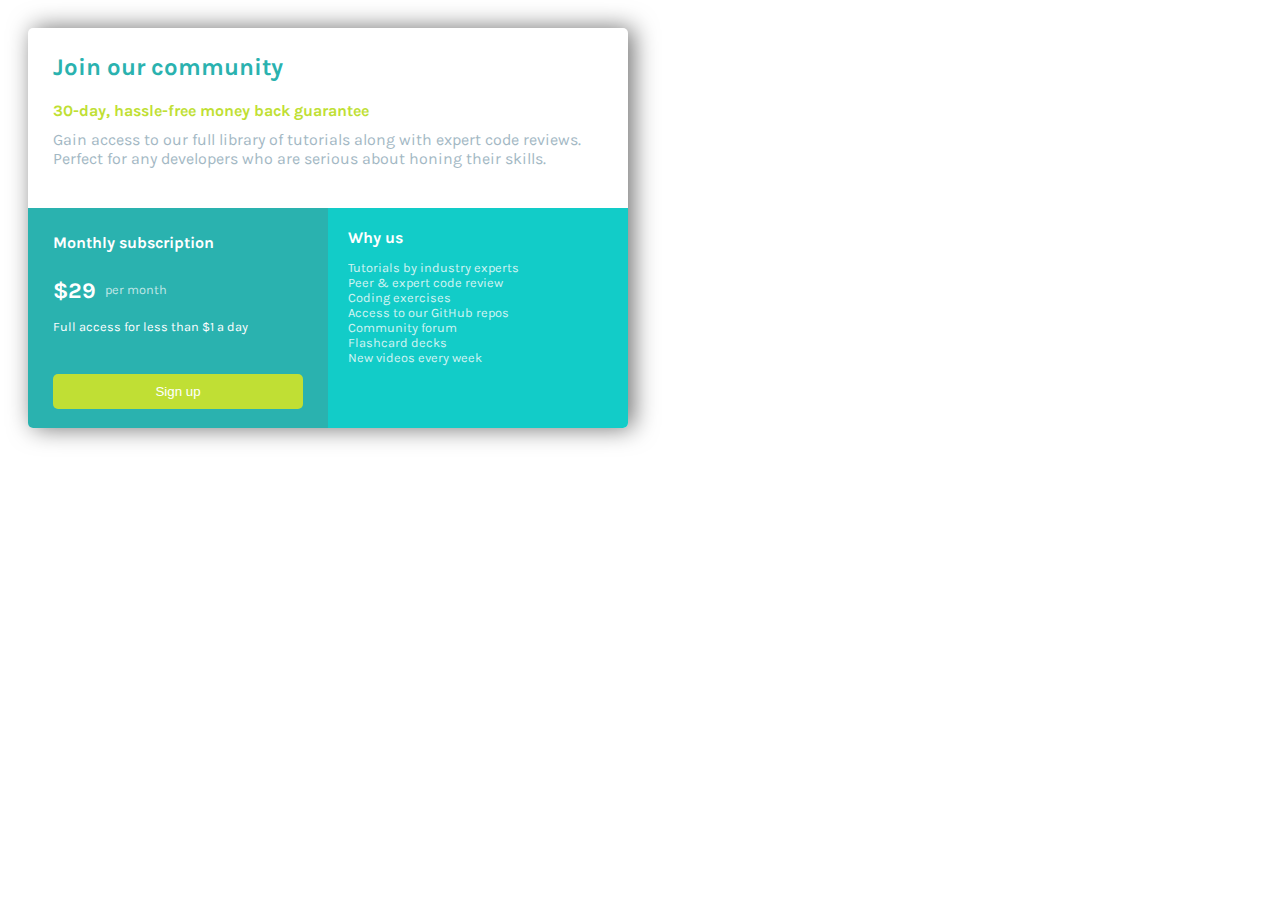
<file: 02-pricing-card-challenge/index.html>
<html>
  <head>
    <title>Pricing Card</title>
    <link rel="preconnect" href="https://fonts.googleapis.com">
    <link href="https://fonts.googleapis.com/css2?family=Karla:wght@400;700&display=swap" rel="stylesheet">
    <link href="./style.css" rel="stylesheet">
    
  </head>
  <body>
    <div id="card">
      <div id="top-section">
        <h2>Join our community</h2>
        <h4>30-day, hassle-free money back guarantee</h4>
        <p>Gain access to our full library of tutorials along with expert code reviews.  Perfect for any developers who are serious about honing their skills.</p>
      </div>
      <div id="bottom-section">
        <div id="bottom-left-section">
          <h4>Monthly subscription</h4>
        <div id="price-container">
          <div id="price">$29</div>
          <div id="price-freq">per month</div>
        </div>  
        <p>Full access for less than $1 a day</p>
        <button onclick="alertUser()">Sign up</button>
        </div><div id="bottom-right-section">
        <h4>Why us</h4>
          <ul>
            <li>Tutorials by industry experts</li>
            <li>Peer & expert code review</li>
            <li>Coding exercises</li>
            <li>Access to our GitHub repos</li>
            <li>Community forum</li>
            <li>Flashcard decks</li>
            <li>New videos every week</li>
          </ul>
        </div>
       </div>
    </div>
    <script src="./index.js"></script>
  </body>
</html>
</file>
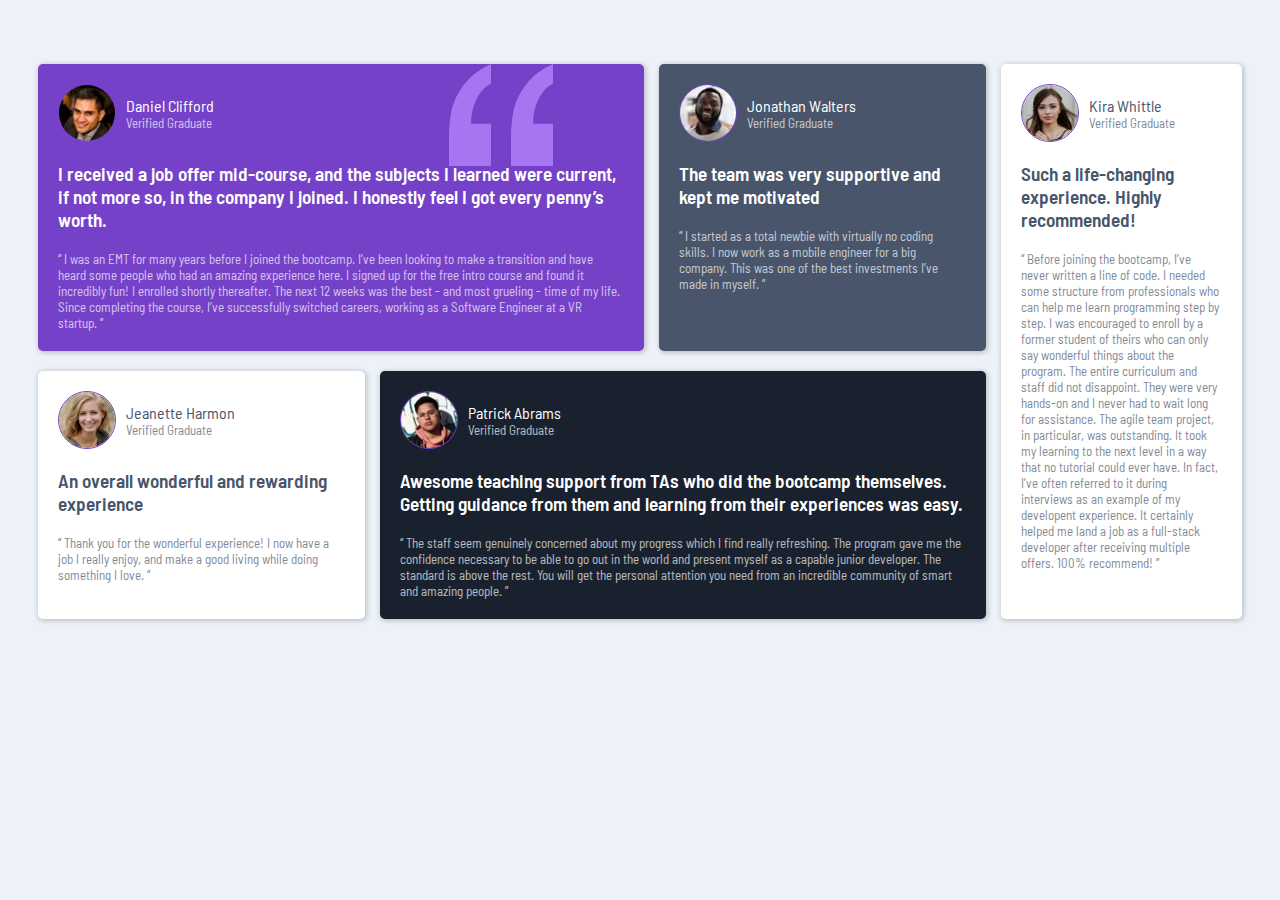
<file: 03-testimonial-challenge/index.html>
<!DOCTYPE html>
<html lang="en">
  <head>
    <meta charset="UTF-8">
    <meta name="viewport" content="width=device-width, initial-scale=1.0"> <!-- displays site properly based on user's device -->

    <link rel="icon" type="image/png" sizes="32x32" href="./images/favicon-32x32.png">
    <link rel="stylesheet" href="style.css">
    <link rel="preconnect" href="https://fonts.googleapis.com">
    <link rel="preconnect" href="https://fonts.gstatic.com" crossorigin>
    <link href="https://fonts.googleapis.com/css2?family=Barlow+Semi+Condensed:wght@500;600&family=Karla:wght@400;700&display=swap" rel="stylesheet">
    <title>Testimonial Challenge</title>
  </head> 
  <body>
    <div id="testimonial-grid-container">
      <div id="main-left">
        <div id="top">
          <div id="testimonial-1" class="grid-item">
            <img id="quote" src="./images/bg-pattern-quotation.svg" alt="quote" >
            <div class="header">
              <img src="./images/image-daniel.jpg" alt="daniel profile pic">
              <div class="header-text">
                <p class="name">Daniel Clifford</p>
                <p>Verified Graduate</p>
              </div>
            </div>
            <h4>  I received a job offer mid-course, and the subjects I learned were current, if not more so, in the company I joined. I honestly feel I got every penny’s worth.            
            </h4>
            <p> “ I was an EMT for many years before I joined the bootcamp. I’ve been looking to make a 
              transition and have heard some people who had an amazing experience here. I signed up 
              for the free intro course and found it incredibly fun! I enrolled shortly thereafter. 
              The next 12 weeks was the best - and most grueling - time of my life. Since completing 
              the course, I’ve successfully switched careers, working as a Software Engineer at a VR startup. ”
            </p>
          </div>
          <div id="testimonial-2" class="grid-item">
            <div class="header">
              <img src="./images/image-jonathan.jpg" alt="janathan profile pic">
              <div class="header-text">
                <p class="name">Jonathan Walters</p>
            <p>Verified Graduate</p>
              </div>
            </div>
            <h4>  The team was very supportive and kept me motivated            
            </h4>
            <p> “ I started as a total newbie with virtually no coding skills. I now work as a mobile engineer 
              for a big company. This was one of the best investments I’ve made in myself. ”
            </p>
          </div>
        </div>
        <div id="bottom">
          <div id="testimonial-3" class="grid-item">
            <div class="header">
              <img src="./images/image-jeanette.jpg" alt="jeanette profile pic">
              <div class="header-text">
                <p class="name">Jeanette Harmon</p>
                <p>Verified Graduate</p>
              </div>
            </div>
            <h4>  An overall wonderful and rewarding experience        
            </h4>
            <p> “ Thank you for the wonderful experience! I now have a job I really enjoy, and make a good living 
              while doing something I love. ”
            </p>
          </div>
          <div id="testimonial-4" class="grid-item">
            <div class="header">
              <img src="./images/image-patrick.jpg" alt="patrick profile pic">
              <div class="header-text">
                <p class="name">Patrick Abrams</p>
                <p>Verified Graduate</p>
              </div>
            </div>
            <h4>  Awesome teaching support from TAs who did the bootcamp themselves. Getting guidance from them and 
              learning from their experiences was easy.            
            </h4>
            <p>  “ The staff seem genuinely concerned about my progress which I find really refreshing. The program 
              gave me the confidence necessary to be able to go out in the world and present myself as a capable 
              junior developer. The standard is above the rest. You will get the personal attention you need from 
              an incredible community of smart and amazing people. ”
            </p>
          </div>
        </div>
      </div>
      <div id="testimonial-5" class="grid-item">
        <div class="header">
          <img src="./images/image-kira.jpg" alt="kira profile pic">
              <div class="header-text">
                <p class="name">Kira Whittle</p>
                <p>Verified Graduate</p>
              </div>
            </div>
            <h4>  Such a life-changing experience. Highly recommended!          
            </h4>
            <p> “ Before joining the bootcamp, I’ve never written a line of code. I needed some structure from 
              professionals who can help me learn programming step by step. I was encouraged to enroll by a former 
              student of theirs who can only say wonderful things about the program. The entire curriculum and staff 
              did not disappoint. They were very hands-on and I never had to wait long for assistance. The agile team 
              project, in particular, was outstanding. It took my learning to the next level in a way that no tutorial 
              could ever have. In fact, I’ve often referred to it during interviews as an example of my developent 
              experience. It certainly helped me land a job as a full-stack developer after receiving multiple offers. 
              100% recommend! ”
            </p>
      </div>
    </div>
  </body>
</html>
</file>
<file: 02-pricing-card-challenge/style.css>
html{
  box-sizing: border-box;
  font-family: 'karla';
  font-size: 16px;
  font-weight:400;
}

body{
  padding:20px;
}
h2,h4,p {
  margin:0;
}

*, *:before, *:after{
  box-sizing: inherit;
}

#card {
  width:600px;
  height:400px;
  box-shadow: 5px 0px 25px 0px rgba(0,0,0,0.57);
  border-radius:5px;
  overflow: hidden;
}
#top-section{
  width:100%;
  height:45%;
  padding:25px;
}
#bottom-section{
  width:100%;
  height:55%;
  color:white;
}
#bottom-left-section{
  display: inline-block;
  width:50%;
  height:100%;
  vertical-align:top;
  background-color:#2ab2af;
  padding:25px;
}
#bottom-right-section{
  display: inline-block;
  width:50%;
  height:100%;
  vertical-align:top;
  background-color:#12ccc8;
  padding:20px;  
}

#top-section h2 {
  color:#2ab2af;
  margin-bottom:20px;
}
#top-section h4 {
  color:#c0df34;
  margin-bottom:10px;
}
#top-section p {
  color:#a3b8c4
;
}
button {
  color:white;
  background-color:#c0df34;
  border:none;
  padding:10px;
  width:100%;
  border-radius:5px;
}

button:hover{
  cursor:pointer;  
  background-color:#99b327;
  transform: scale(1.05)
}

#price {
  font-weight:700;
  font-size: 1.4rem;
}

#bottom-left-section h4{
  margin-bottom:25px;
}
#price-freq, #price{
  display:inline-block;
}
#price-container{
  margin-bottom:15px;
}
#price-freq {
  position: relative;
  top:-4px;
  font-size: 0.8rem;
  opacity:0.7;
  margin-left:5px;
}
#bottom-left-section p{
  font-size:0.8rem;
  margin-bottom:40px;
}
ul{
  padding:0;
  list-style:none;
  font-size:0.8rem;
  opacity:0.8;
}
@media (max-width:650px) {
#bottom-left-section, #bottom-right-section, #card {
  width:100%;
  height:100%;
  }
}
</file>
<file: 03-testimonial-challenge/style.css>
* {
    box-sizing: border-box;
    margin:0;
    padding:0;
}

body {
    background-color:#ecf2f8;
    font-family: 'Barlow Semi Condensed', sans-serif;
}

#testimonial-grid-container{
    padding:5% 3% ;
}

#testimonial-1 {
    background-color: #7541c8;
    color:#ffffff;
    position: relative;
    z-index: 0;
}

#testimonial-2 {
    background-color: #48556a;
    color:#ffffff;
}

#testimonial-3,#testimonial-5 {
    background-color:#ffffff;
    color: #48556a
}

#testimonial-4 {
    background-color:  #19212e;
    color:#ffffff;
}

.grid-item {
    margin-bottom: 20px;
    padding:20px;
    border-radius: 5px;
    box-shadow: 1px 1px 5px 1px rgba(0, 0, 0, 0.2);
    font-size: 13px;
}

.grid-item p {
    opacity: 70%;
}

.header {
    display: flex;
    align-items: center;
    margin-bottom:20px;
    z-index: 3;
    position: relative;
}

.header .name{
    opacity:100%;
    font-size: 1rem;
}

.header img {
    border-radius: 50%;
    margin-right: 10px;
    border: 1px solid #7541c8;
}

.grid-item h4 {
    margin-bottom: 20px;
    font-size: 1.2rem;
    font-weight: 600;
}

#quote {
    position: absolute;
    right:15%;
    top: 0;
    z-index: 1;
}

@media (min-width: 375px) {
    #testimonial-grid-container,  #main-left, #top, #bottom {
        display: flex;
    }

    #testimonial-grid-container {
        max-width:1440px;
        margin:0 auto;
    }

    #testimonial-5 {
        flex-basis:20%;
    }

    #main-left {
        flex-direction: column;
        flex-basis:80%;
    }

    #main-left .grid-item {
        margin-right:15px;
    }

    #top, #bottom {
        flex-basis:50%;
    }

    #testimonial-1, #testimonial-4 {
        flex-basis:65%;
    }

    #testimonial-2, #testimonial-3 {
        flex-basis:35%;
    }
}
</file>
